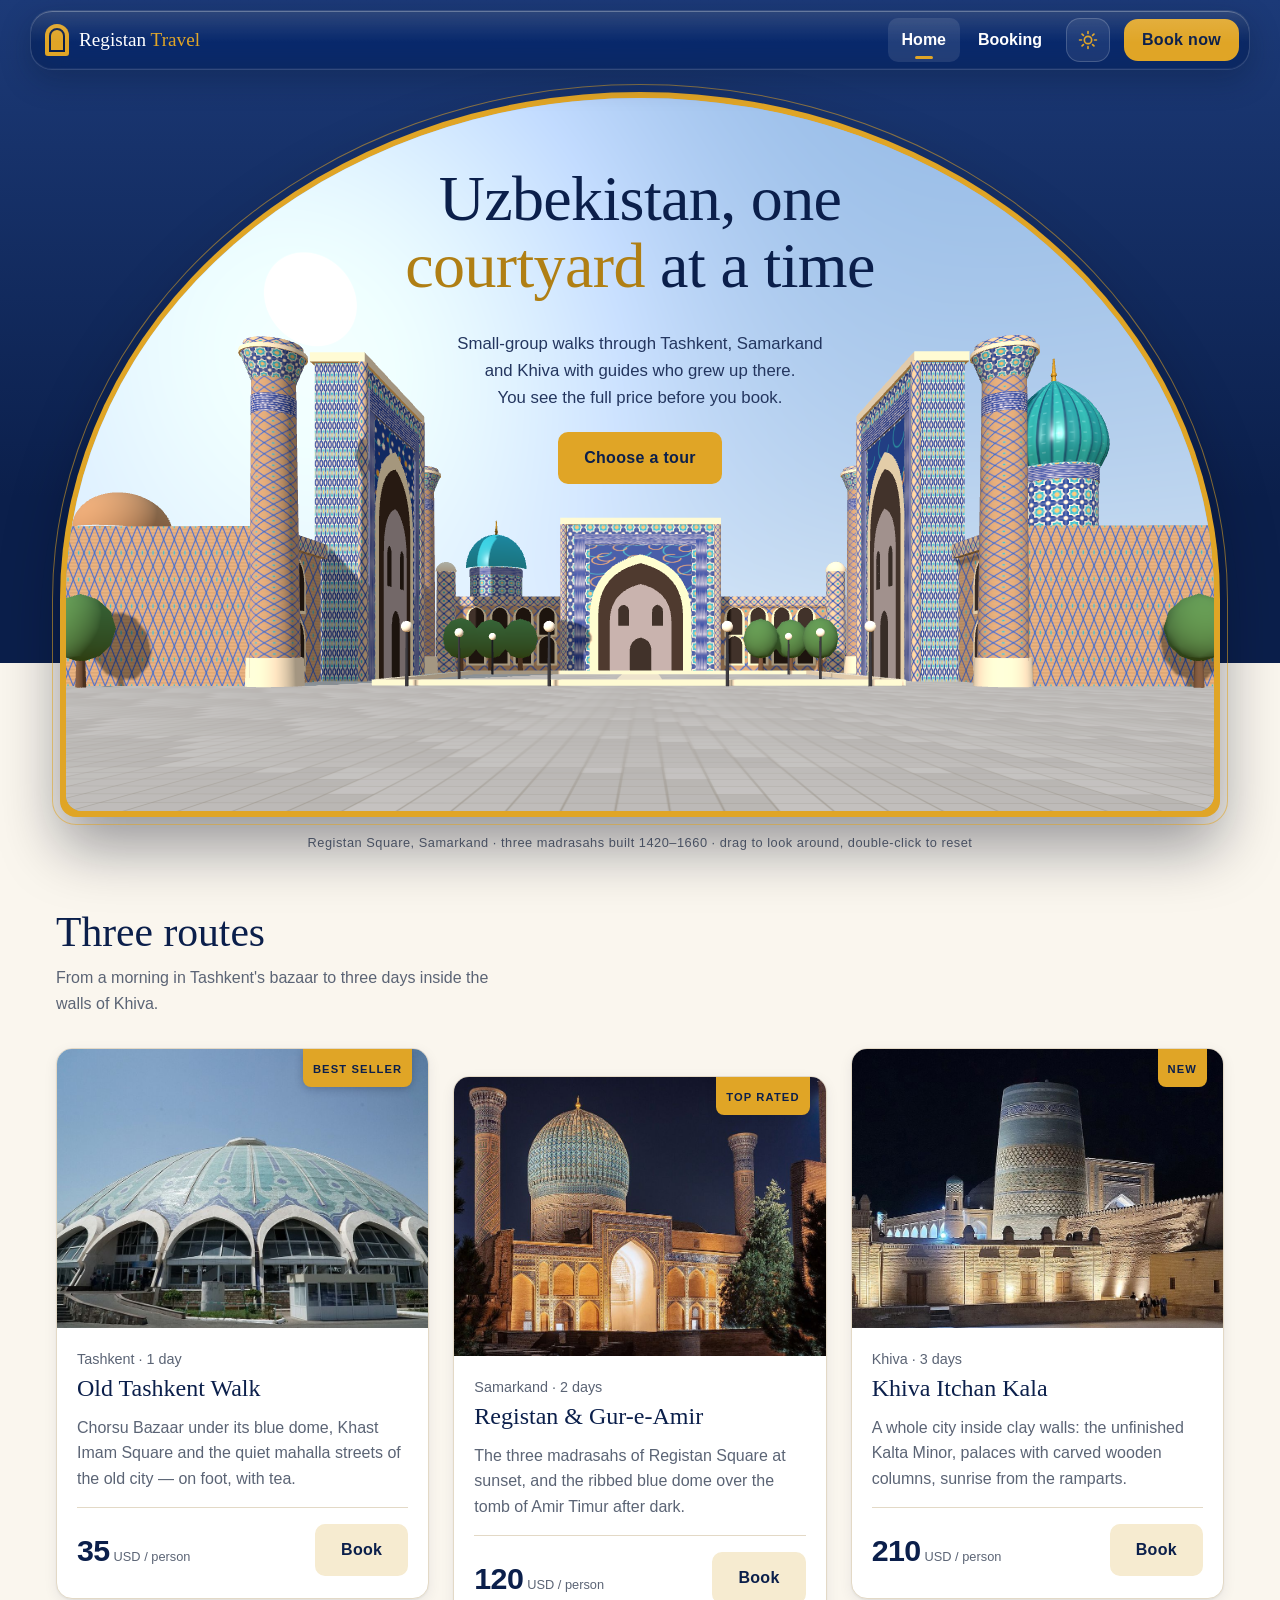
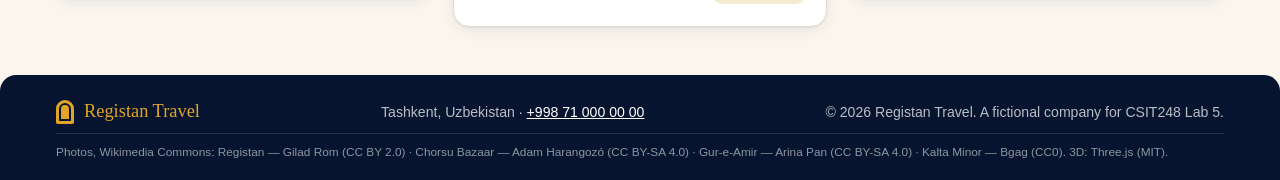
<file: index.html>
<!DOCTYPE html>
<html lang="en">
<head>
    <meta charset="UTF-8">
    <!-- viewport обязателен для mobile first: без него телефон рисует страницу
         как десктоп шириной ~980px и медиа-запросы не работают -->
    <meta name="viewport" content="width=device-width, initial-scale=1.0">
    <title>Registan Travel — Small-group tours of Uzbekistan</title>
    <meta name="description" content="Small-group tours of Tashkent, Samarkand and Khiva with local guides.">
    <!-- Один общий файл стилей для index.html и booking.html.
         Ни одного inline-стиля и встроенного блока стилей — всё в css/style.css -->
    <link rel="stylesheet" href="css/style.css">
    <!-- Тема подключается в head (до отрисовки), чтобы тёмная тема не «моргала» -->
    <script src="js/theme.js"></script>
</head>
<body>

    <!-- ===================== ШАПКА =====================
         «Жидкое стекло»: position: fixed + flexbox — логотип слева, меню справа.
         -->
    <header class="site-header">
        <div class="container">
            <a class="logo" href="index.html">
                <!-- знак-арка рисуется в CSS, для скринридера он не нужен -->
                <span class="logo-mark" aria-hidden="true"></span>
                <!-- текст логотипа в отдельном span: иначе gap флексбокса
                     встанет и между словами «Registan» и «Travel» -->
                <span class="logo-word">Registan <span class="logo-accent">Travel</span></span>
            </a>


            <nav class="main-nav" aria-label="Main menu">
                <ul>
                    <!-- class="active" — текущая страница (золотая линия снизу) -->
                    <li><a class="active" href="index.html" aria-current="page">Home</a></li>
                    <li><a href="booking.html">Booking</a></li>
                </ul>
            </nav>

            <!-- Кнопка «день / ночь»: иконка-солнце превращается в месяц -->
            <button class="theme-toggle" id="theme-toggle" type="button" aria-label="Switch to night">
                <svg class="theme-icon" viewBox="0 0 24 24" aria-hidden="true">
                    <g class="icon-sun">
                        <circle cx="12" cy="12" r="4"/>
                        <path d="M12 2.8v2.1M12 19.1v2.1M2.8 12h2.1M19.1 12h2.1M5.5 5.5l1.5 1.5M17 17l1.5 1.5M5.5 18.5L7 17M17 7l1.5-1.5"/>
                    </g>
                    <path class="icon-moon" d="M19.5 14.6A7.6 7.6 0 0 1 9.4 4.5a7.6 7.6 0 1 0 10.1 10.1z"/>
                </svg>
            </button>

            <!-- Видна только с 768px (на телефоне не помещается) -->
            <a class="btn btn-gold header-cta" href="booking.html">Book now</a>
        </div>
    </header>

    <main>
        <!-- ===================== HERO =====================
             id="hero" — тот самый ID-селектор из задания.
             Внутри арки — 3D-площадь Регистан (js/registan-3d.js),
             поверх неба — заголовок, текст и кнопка (по центру) -->
        <section id="hero">
            <div class="hero-portal">
                <div class="portal-frame">
                    <!-- Сюда скрипт вставит <canvas> с 3D. Пока 3D нет
                         (или WebGL не поддерживается) — видно обычное фото -->
                    <div class="portal-scene" id="registan-3d" role="img"
                         aria-label="Registan Square in Samarkand: the Ulugbek, Tilya-Kori and Sher-Dor madrasahs">
                        <img class="portal-photo" src="images/registan-hero.jpg" width="2400" height="861" alt="">
                    </div>

                    <div class="portal-copy">
                        <h1>Uzbekistan, one <span>courtyard</span> at a time</h1>
                        <p class="hero-text">
                            Small-group walks through Tashkent, Samarkand and Khiva with guides
                            who grew up there. You see the full price before you book.
                        </p>
                        <a class="btn btn-gold" href="#tours">Choose a tour</a>
                    </div>
                </div>
                <p class="portal-caption">
                    Registan Square, Samarkand · three madrasahs built <span class="nowrap">1420–1660</span> ·
                    drag to look around, double-click to reset
                </p>
            </div>
        </section>

        <!-- ===================== ТУРЫ =====================
             Три div.card: 1 в ряд на телефоне, 2 с 768px, 3 с 1200px.
             Вся карточка кликабельна: ссылка «Book» растянута на неё
             через ::after (раздел 7 в CSS), а js/cards.js добавляет
             3D-наклон и «полёт» при переходе -->
        <section class="tours" id="tours">
            <div class="container">
                <div class="section-head">
                    <h2>Three routes</h2>
                    <p>From a morning in Tashkent's bazaar to three days inside the walls of Khiva.</p>
                </div>

                <div class="card-grid">

                    <!-- Карточка 1 -->
                    <div class="card">
                        <span class="badge">Best seller</span>
                        <!-- width/height в атрибутах — браузер заранее резервирует место,
                             и страница не «прыгает» при загрузке фото -->
                        <img class="card-photo" src="images/tashkent-chorsu.jpg" width="900" height="675"
                             alt="The blue tiled dome of Chorsu Bazaar in Tashkent" loading="lazy">
                        <div class="card-body">
                            <p class="card-meta">Tashkent · 1 day</p>
                            <h3>Old Tashkent Walk</h3>
                            <p class="card-text">
                                Chorsu Bazaar under its blue dome, Khast Imam Square and the
                                quiet mahalla streets of the old city — on foot, with tea.
                            </p>
                            <div class="card-footer">
                                <p class="price">35<span>USD / person</span></p>
                                <!-- ?tour=… — booking.html сам выберет этот тур в списке -->
                                <a class="btn btn-outline card-link" href="booking.html?tour=tashkent"
                                   aria-label="Book Old Tashkent Walk">Book</a>
                            </div>
                        </div>
                    </div>

                    <!-- Карточка 2 -->
                    <div class="card">
                        <span class="badge">Top rated</span>
                        <img class="card-photo" src="images/samarkand-gur-e-amir.jpg" width="900" height="675"
                             alt="Gur-e-Amir mausoleum in Samarkand lit up at night" loading="lazy">
                        <div class="card-body">
                            <p class="card-meta">Samarkand · 2 days</p>
                            <h3>Registan &amp; Gur-e-Amir</h3>
                            <p class="card-text">
                                The three madrasahs of Registan Square at sunset, and the ribbed
                                blue dome over the tomb of Amir Timur after dark.
                            </p>
                            <div class="card-footer">
                                <p class="price">120<span>USD / person</span></p>
                                <a class="btn btn-outline card-link" href="booking.html?tour=samarkand"
                                   aria-label="Book Registan and Gur-e-Amir">Book</a>
                            </div>
                        </div>
                    </div>

                    <!-- Карточка 3 -->
                    <div class="card">
                        <span class="badge">New</span>
                        <img class="card-photo" src="images/khiva-kalta-minor.jpg" width="900" height="675"
                             alt="The unfinished Kalta Minor minaret in Khiva's Itchan Kala at night" loading="lazy">
                        <div class="card-body">
                            <p class="card-meta">Khiva · 3 days</p>
                            <h3>Khiva Itchan Kala</h3>
                            <p class="card-text">
                                A whole city inside clay walls: the unfinished Kalta Minor,
                                palaces with carved wooden columns, sunrise from the ramparts.
                            </p>
                            <div class="card-footer">
                                <p class="price">210<span>USD / person</span></p>
                                <a class="btn btn-outline card-link" href="booking.html?tour=khiva"
                                   aria-label="Book Khiva Itchan Kala">Book</a>
                            </div>
                        </div>
                    </div>

                </div>
            </div>
        </section>
    </main>

    <!-- ===================== ПОДВАЛ ===================== -->
    <footer class="site-footer">
        <div class="container">
            <p class="footer-brand">
                <span class="logo-mark" aria-hidden="true"></span>
                <strong>Registan Travel</strong>
            </p>
            <p>Tashkent, Uzbekistan · <a class="tel" href="tel:+998710000000">+998 71 000 00 00</a></p>
            <p>© 2026 Registan Travel. A fictional company for CSIT248 Lab 5.</p>
            <!-- Фото с Wikimedia Commons: лицензии CC требуют указать автора -->
            <p class="credits">
                Photos, Wikimedia Commons: Registan — Gilad Rom (CC BY 2.0) ·
                Chorsu Bazaar — Adam Harangozó (CC BY-SA 4.0) ·
                Gur-e-Amir — Arina Pan (CC BY-SA 4.0) ·
                Kalta Minor — Bgag (CC0). 3D: Three.js (MIT).
            </p>
        </div>
    </footer>

    <!-- Скрипты в конце body: к этому моменту вся разметка уже в DOM -->
    <script src="js/cards.js"></script>
    <!-- Three.js лежит в проекте — сайт работает и без интернета -->
    <script src="js/vendor/three.min.js"></script>
    <script src="js/vendor/GLTFLoader.js"></script>
    <script src="js/vendor/meshopt_decoder.js"></script>
    <script src="js/registan-3d.js"></script>
    <script src="js/scroll.js"></script>
</body>
</html>
</file>
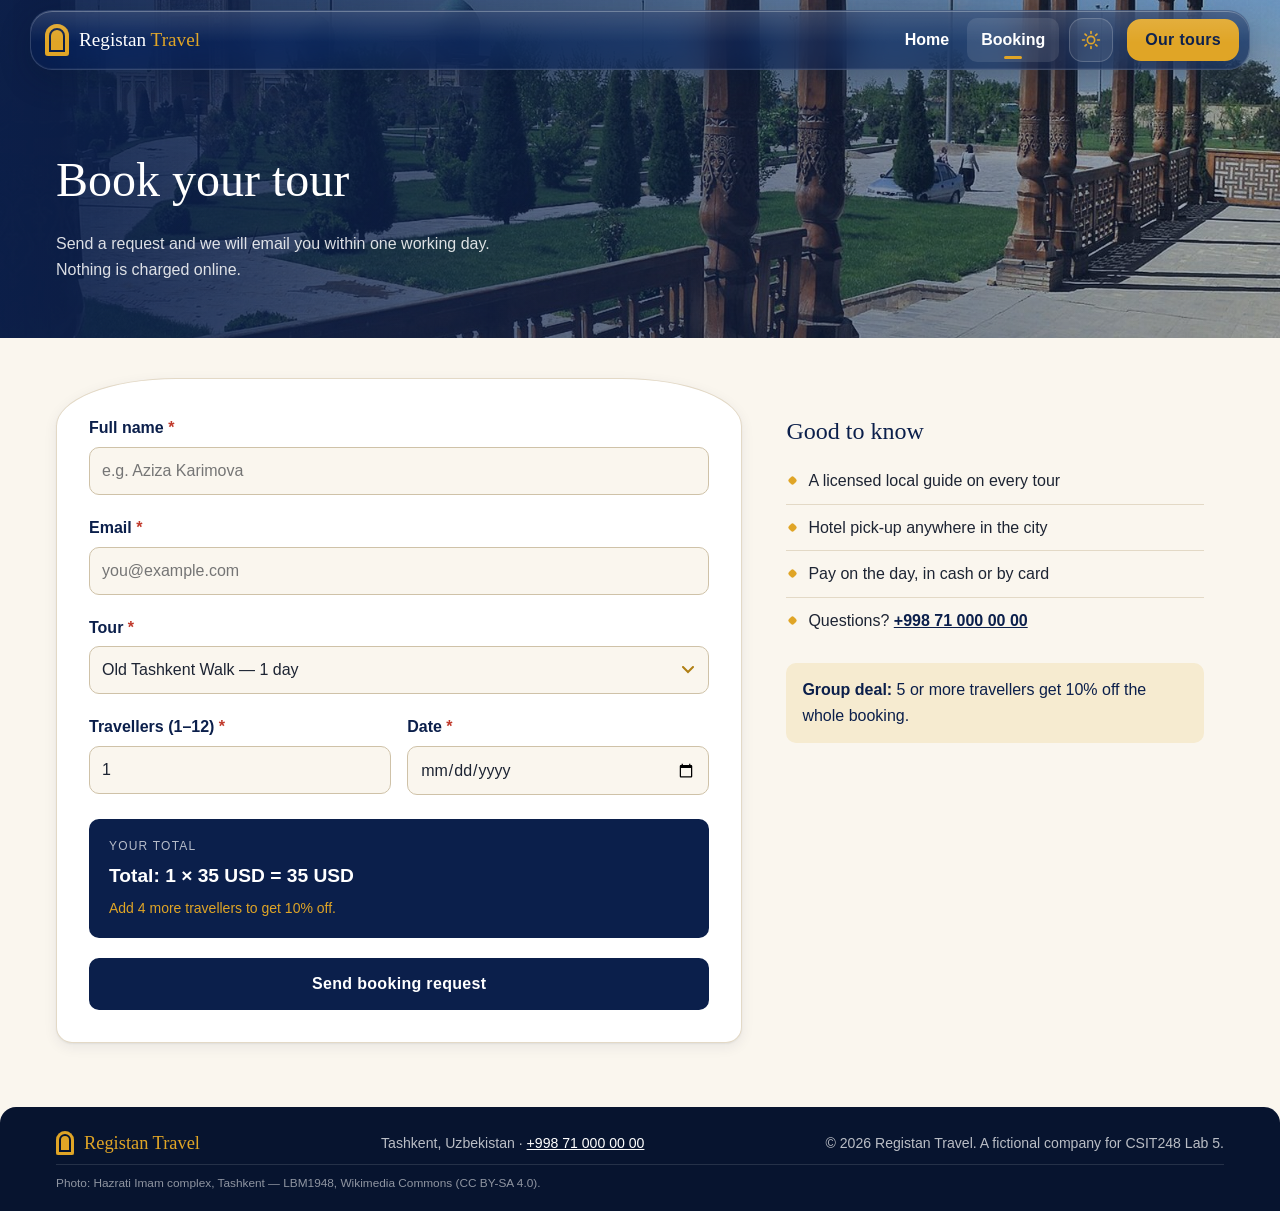
<file: booking.html>
<!DOCTYPE html>
<html lang="en">
<head>
    <meta charset="UTF-8">
    <meta name="viewport" content="width=device-width, initial-scale=1.0">
    <title>Book a tour — Registan Travel</title>
    <meta name="description" content="Send a booking request and see the total price for your group straight away.">
    <!-- Тот же самый файл стилей, что и у главной -->
    <link rel="stylesheet" href="css/style.css">
    <!-- Тема подключается в head (до отрисовки), чтобы тёмная тема не «моргала» -->
    <script src="js/theme.js"></script>
</head>
<body>

    <!-- ===================== ШАПКА (как на главной) ===================== -->
    <header class="site-header">
        <div class="container">
            <a class="logo" href="index.html">
                <span class="logo-mark" aria-hidden="true"></span>
                <span class="logo-word">Registan <span class="logo-accent">Travel</span></span>
            </a>


            <nav class="main-nav" aria-label="Main menu">
                <ul>
                    <li><a href="index.html">Home</a></li>
                    <!-- Здесь активна уже ссылка Booking -->
                    <li><a class="active" href="booking.html" aria-current="page">Booking</a></li>
                </ul>
            </nav>

            <button class="theme-toggle" id="theme-toggle" type="button" aria-label="Switch to night">
                <svg class="theme-icon" viewBox="0 0 24 24" aria-hidden="true">
                    <g class="icon-sun">
                        <circle cx="12" cy="12" r="4"/>
                        <path d="M12 2.8v2.1M12 19.1v2.1M2.8 12h2.1M19.1 12h2.1M5.5 5.5l1.5 1.5M17 17l1.5 1.5M5.5 18.5L7 17M17 7l1.5-1.5"/>
                    </g>
                    <path class="icon-moon" d="M19.5 14.6A7.6 7.6 0 0 1 9.4 4.5a7.6 7.6 0 1 0 10.1 10.1z"/>
                </svg>
            </button>

            <a class="btn btn-gold header-cta" href="index.html#tours">Our tours</a>
        </div>
    </header>

    <main>
        <!-- ===================== БАННЕР =====================
             Фото галереи Хазрати Имам задано в CSS как фон -->
        <section class="page-banner">
            <div class="container">
                <h1>Book your tour</h1>
                <p>Send a request and we will email you within one working day. Nothing is charged online.</p>
            </div>
        </section>

        <div class="container booking-layout">

            <!-- ===================== ФОРМА =====================
                 novalidate — отключаем встроенные подсказки браузера,
                 проверку делаем сами в js/main.js -->
            <section class="form-card" aria-label="Booking form">
                <form id="booking-form" novalidate>

                    <!-- Общее сообщение: красное (ошибка) или зелёное (успех).
                         hidden — скрыто, пока JS его не покажет.
                         role="alert" — скринридер зачитает текст сразу.
                         tabindex="-1" — чтобы JS мог перевести на него фокус -->
                    <div id="form-message" class="alert" role="alert" tabindex="-1" hidden></div>

                    <!-- class="required" → звёздочка появится через CSS ::after.
                         aria-describedby связывает поле с текстом его ошибки -->
                    <div class="field">
                        <label for="name" class="required">Full name</label>
                        <input type="text" id="name" name="name" placeholder="e.g. Aziza Karimova"
                               autocomplete="name" autocapitalize="words" aria-describedby="name-error">
                        <p class="field-error" id="name-error"></p>
                    </div>

                    <div class="field">
                        <label for="email" class="required">Email</label>
                        <input type="email" id="email" name="email" placeholder="you@example.com"
                               autocomplete="email" autocapitalize="off" spellcheck="false" aria-describedby="email-error">
                        <p class="field-error" id="email-error"></p>
                    </div>

                    <!-- Цена тура хранится в data-price: JS берёт её оттуда,
                         а не из текста опции — так надёжнее -->
                    <div class="field">
                        <label for="tour" class="required">Tour</label>
                        <select id="tour" name="tour">
                            <option value="tashkent" data-price="35">Old Tashkent Walk — 1 day</option>
                            <option value="samarkand" data-price="120">Registan &amp; Gur-e-Amir — 2 days</option>
                            <option value="khiva" data-price="210">Khiva Itchan Kala — 3 days</option>
                        </select>
                    </div>

                    <div class="field-row">
                        <div class="field">
                            <label for="travellers" class="required">Travellers (1–12)</label>
                            <input type="number" id="travellers" name="travellers" min="1" max="12" value="1"
                                   aria-describedby="travellers-error">
                            <p class="field-error" id="travellers-error"></p>
                        </div>

                        <div class="field">
                            <label for="date" class="required">Date</label>
                            <input type="date" id="date" name="date" aria-describedby="date-error">
                            <p class="field-error" id="date-error"></p>
                        </div>
                    </div>

                    <!-- Живая цена прямо над кнопкой отправки.
                         aria-live="polite" — скринридер прочитает новую сумму -->
                    <div class="price-box">
                        <p class="price-label">Your total</p>
                        <p class="price-total" id="price-total" aria-live="polite">Total: 1 × 35 USD = 35 USD</p>
                        <p class="price-note" id="price-note">Groups of 5 or more get 10% off.</p>
                    </div>

                    <button type="submit" class="btn btn-block" id="submit-btn">Send booking request</button>
                </form>
            </section>

            <!-- ===================== БОКОВАЯ КОЛОНКА ===================== -->
            <aside class="info-card">
                <h2>Good to know</h2>
                <!-- маркеры-ромбы рисует CSS (li::before) -->
                <ul class="info-list">
                    <li>A licensed local guide on every tour</li>
                    <li>Hotel pick-up anywhere in the city</li>
                    <li>Pay on the day, in cash or by card</li>
                    <li>Questions? <a class="tel" href="tel:+998710000000">+998 71 000 00 00</a></li>
                </ul>
                <p class="discount-tip"><strong>Group deal:</strong> 5 or more travellers get 10% off the whole booking.</p>
            </aside>
        </div>
    </main>

    <!-- ===================== ПОДВАЛ ===================== -->
    <footer class="site-footer">
        <div class="container">
            <p class="footer-brand">
                <span class="logo-mark" aria-hidden="true"></span>
                <strong>Registan Travel</strong>
            </p>
            <p>Tashkent, Uzbekistan · <a class="tel" href="tel:+998710000000">+998 71 000 00 00</a></p>
            <p>© 2026 Registan Travel. A fictional company for CSIT248 Lab 5.</p>
            <p class="credits">Photo: Hazrati Imam complex, Tashkent — LBM1948, Wikimedia Commons (CC BY-SA 4.0).</p>
        </div>
    </footer>

    <!-- Скрипт в конце body: к этому моменту вся форма уже есть в DOM -->
    <script src="js/main.js"></script>
</body>
</html>
</file>
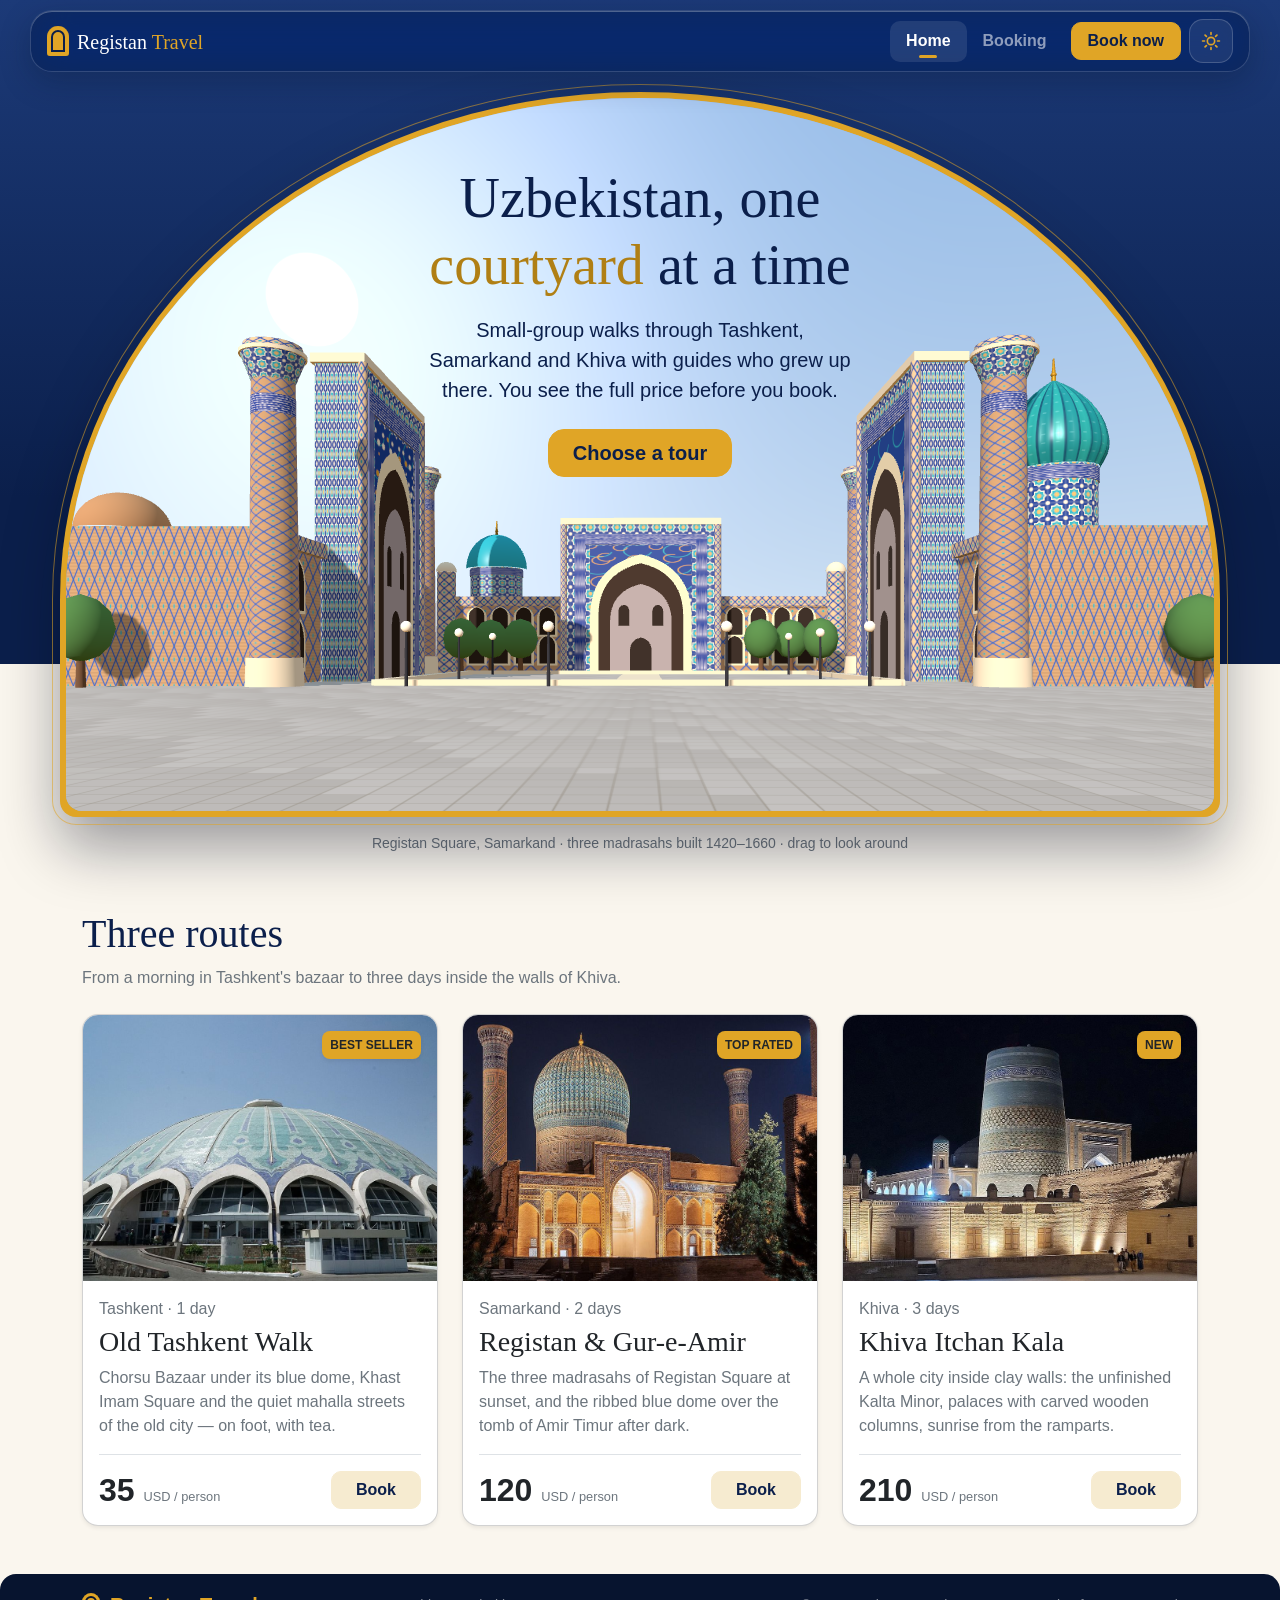
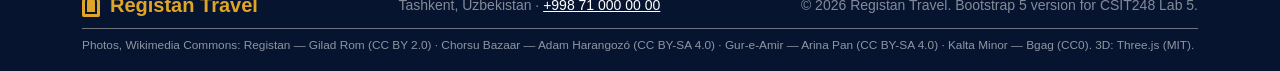
<file: index-bootstrap.html>
<!DOCTYPE html>
<html lang="en">
<head>
    <meta charset="UTF-8">
    <meta name="viewport" content="width=device-width, initial-scale=1.0">
    <title>Registan Travel — Bootstrap version</title>
    <meta name="description" content="Small-group tours of Tashkent, Samarkand and Khiva — Bootstrap 5 version.">
    <!-- 1) Bootstrap 5 с CDN — даёт сетку, навбар, карточки, утилиты, тёмную тему -->
    <link rel="stylesheet" href="https://cdn.jsdelivr.net/npm/bootstrap@5.3.3/dist/css/bootstrap.min.css">
    <!-- 2) Наша тема ПОСЛЕ Bootstrap, чтобы переопределять его -->
    <link rel="stylesheet" href="css/bootstrap-theme.css">
    <!-- 3) Тема день/ночь — тот же скрипт, что и в Part A (ставит data-bs-theme) -->
    <script src="js/theme.js"></script>
</head>
<body>

    <!-- ===================== НАВБАР =====================
         fixed-top        — шапка закреплена сверху (стекло — класс navbar-glass)
         navbar-expand-md — с 768px меню в строку, на телефоне — «бургер» -->
    <nav class="navbar navbar-expand-md navbar-dark fixed-top navbar-glass" data-bs-theme="dark">
        <div class="container-fluid position-relative px-3">
            <a class="navbar-brand" href="index-bootstrap.html">
                <span class="logo-mark" aria-hidden="true"></span>Registan <span class="text-gold">Travel</span>
            </a>


            <div class="d-flex align-items-center gap-2 order-md-last">
                <button class="theme-toggle" id="theme-toggle" type="button" aria-label="Switch to night">
                    <svg class="theme-icon" viewBox="0 0 24 24" aria-hidden="true">
                    <g class="icon-sun">
                        <circle cx="12" cy="12" r="4"/>
                        <path d="M12 2.8v2.1M12 19.1v2.1M2.8 12h2.1M19.1 12h2.1M5.5 5.5l1.5 1.5M17 17l1.5 1.5M5.5 18.5L7 17M17 7l1.5-1.5"/>
                    </g>
                    <path class="icon-moon" d="M19.5 14.6A7.6 7.6 0 0 1 9.4 4.5a7.6 7.6 0 1 0 10.1 10.1z"/>
                </svg>
                </button>
                <button class="navbar-toggler border-0" type="button" data-bs-toggle="collapse"
                        data-bs-target="#mainMenu" aria-controls="mainMenu"
                        aria-expanded="false" aria-label="Toggle menu">
                    <span class="navbar-toggler-icon"></span>
                </button>
            </div>

            <div class="collapse navbar-collapse" id="mainMenu">
                <ul class="navbar-nav ms-auto me-md-2">
                    <li class="nav-item"><a class="nav-link active fw-bold px-3" aria-current="page" href="index-bootstrap.html">Home</a></li>
                    <li class="nav-item"><a class="nav-link fw-bold px-3" href="booking.html">Booking</a></li>
                </ul>
                <a class="btn btn-gold fw-bold px-3 me-md-2 d-none d-md-inline-block" href="booking.html">Book now</a>
            </div>
        </div>
    </nav>

    <main>
        <!-- ===================== HERO =====================
             Арка с 3D-Регистаном — тот же js/registan-3d.js, что и в Part A -->
        <section class="hero text-center">
            <div class="hero-portal">
                <div class="portal-frame">
                    <div class="portal-scene" id="registan-3d" role="img"
                         aria-label="Registan Square in Samarkand: the Ulugbek, Tilya-Kori and Sher-Dor madrasahs">
                        <img class="portal-photo" src="images/registan-hero.jpg" width="2400" height="861" alt="">
                    </div>
                    <div class="portal-copy">
                        <h1 class="display-4 mb-3">Uzbekistan, one <span>courtyard</span> at a time</h1>
                        <p class="lead mb-4 col-lg-9 mx-auto">
                            Small-group walks through Tashkent, Samarkand and Khiva with guides
                            who grew up there. You see the full price before you book.
                        </p>
                        <a class="btn btn-gold btn-lg fw-bold px-4" href="#tours">Choose a tour</a>
                    </div>
                </div>
                <p class="small text-secondary mt-3 mb-0">Registan Square, Samarkand · three madrasahs built <span class="text-nowrap">1420–1660</span> · drag to look around</p>
            </div>
        </section>

        <!-- ===================== ТУРЫ =====================
             Сетка Bootstrap: container → row → col-*
             col-12    — телефон: 1 карточка в ряд (12 из 12 колонок)
             col-md-6  — от 768px: 2 в ряд (6 из 12)
             col-xl-4  — от 1200px: 3 в ряд (4 из 12)
             Брейкпоинты md = 768px и xl = 1200px совпадают с заданием -->
        <section class="tours pb-5" id="tours">
            <div class="container">
                <div class="mb-4">
                    <h2 class="display-6">Three routes</h2>
                    <p class="text-secondary mb-0">From a morning in Tashkent's bazaar to three days inside the walls of Khiva.</p>
                </div>

                <div class="row g-4">

                    <div class="col-12 col-md-6 col-xl-4">
                        <!-- position-relative + position-absolute у бейджа — тот же
                             приём, что и в Part A, только классами Bootstrap -->
                        <div class="card h-100 shadow-sm position-relative overflow-hidden">
                            <span class="badge bg-gold text-dark text-uppercase position-absolute top-0 end-0 m-3 p-2 shadow-sm">Best seller</span>
                            <img class="card-img-top" src="images/tashkent-chorsu.jpg" width="900" height="675" alt="The blue tiled dome of Chorsu Bazaar in Tashkent" loading="lazy">
                            <div class="card-body d-flex flex-column">
                                <p class="text-secondary mb-1">Tashkent · 1 day</p>
                                <h3 class="card-title">Old Tashkent Walk</h3>
                                <p class="card-text text-secondary">Chorsu Bazaar under its blue dome, Khast Imam Square and the quiet mahalla streets of the old city — on foot, with tea.</p>
                                <div class="d-flex justify-content-between align-items-center mt-auto pt-3 border-top">
                                    <p class="fs-2 fw-bold mb-0 lh-1">35 <small class="fw-normal text-secondary">USD / person</small></p>
                                    <a class="btn btn-soft fw-bold px-4 card-link" href="booking.html?tour=tashkent" aria-label="Book Old Tashkent Walk">Book</a>
                                </div>
                            </div>
                        </div>
                    </div>

                    <div class="col-12 col-md-6 col-xl-4">
                        <div class="card h-100 shadow-sm position-relative overflow-hidden">
                            <span class="badge bg-gold text-dark text-uppercase position-absolute top-0 end-0 m-3 p-2 shadow-sm">Top rated</span>
                            <img class="card-img-top" src="images/samarkand-gur-e-amir.jpg" width="900" height="675" alt="Gur-e-Amir mausoleum in Samarkand lit up at night" loading="lazy">
                            <div class="card-body d-flex flex-column">
                                <p class="text-secondary mb-1">Samarkand · 2 days</p>
                                <h3 class="card-title">Registan &amp; Gur-e-Amir</h3>
                                <p class="card-text text-secondary">The three madrasahs of Registan Square at sunset, and the ribbed blue dome over the tomb of Amir Timur after dark.</p>
                                <div class="d-flex justify-content-between align-items-center mt-auto pt-3 border-top">
                                    <p class="fs-2 fw-bold mb-0 lh-1">120 <small class="fw-normal text-secondary">USD / person</small></p>
                                    <a class="btn btn-soft fw-bold px-4 card-link" href="booking.html?tour=samarkand" aria-label="Book Registan and Gur-e-Amir">Book</a>
                                </div>
                            </div>
                        </div>
                    </div>

                    <div class="col-12 col-md-6 col-xl-4">
                        <div class="card h-100 shadow-sm position-relative overflow-hidden">
                            <span class="badge bg-gold text-dark text-uppercase position-absolute top-0 end-0 m-3 p-2 shadow-sm">New</span>
                            <img class="card-img-top" src="images/khiva-kalta-minor.jpg" width="900" height="675" alt="The unfinished Kalta Minor minaret in Khiva's Itchan Kala at night" loading="lazy">
                            <div class="card-body d-flex flex-column">
                                <p class="text-secondary mb-1">Khiva · 3 days</p>
                                <h3 class="card-title">Khiva Itchan Kala</h3>
                                <p class="card-text text-secondary">A whole city inside clay walls: the unfinished Kalta Minor, palaces with carved wooden columns, sunrise from the ramparts.</p>
                                <div class="d-flex justify-content-between align-items-center mt-auto pt-3 border-top">
                                    <p class="fs-2 fw-bold mb-0 lh-1">210 <small class="fw-normal text-secondary">USD / person</small></p>
                                    <a class="btn btn-soft fw-bold px-4 card-link" href="booking.html?tour=khiva" aria-label="Book Khiva Itchan Kala">Book</a>
                                </div>
                            </div>
                        </div>
                    </div>

                </div>
            </div>
        </section>
    </main>

    <!-- ===================== ПОДВАЛ ===================== -->
    <footer class="footer-night text-white-50 py-3 rounded-top-4" data-bs-theme="dark">
        <div class="container small">
            <div class="d-flex flex-column flex-md-row justify-content-between align-items-md-center gap-1 gap-md-4">
                <p class="mb-0 d-flex align-items-center fw-bold text-gold fs-5">
                    <span class="logo-mark footer-mark" aria-hidden="true"></span>Registan Travel
                </p>
                <p class="mb-0">Tashkent, Uzbekistan · <a class="text-white text-nowrap" href="tel:+998710000000">+998 71 000 00 00</a></p>
                <p class="mb-0">© 2026 Registan Travel. Bootstrap 5 version for CSIT248 Lab 5.</p>
            </div>
            <p class="credits-line mb-0 mt-2 pt-2 border-top border-secondary">
                Photos, Wikimedia Commons: Registan — Gilad Rom (CC BY 2.0) · Chorsu Bazaar — Adam Harangozó (CC BY-SA 4.0) ·
                Gur-e-Amir — Arina Pan (CC BY-SA 4.0) · Kalta Minor — Bgag (CC0). 3D: Three.js (MIT).
            </p>
        </div>
    </footer>

    <!-- JS Bootstrap — для «бургера»; остальное — общие скрипты Part A -->
    <script src="https://cdn.jsdelivr.net/npm/bootstrap@5.3.3/dist/js/bootstrap.bundle.min.js"></script>
    <script src="js/cards.js"></script>
    <script src="js/vendor/three.min.js"></script>
    <script src="js/vendor/GLTFLoader.js"></script>
    <script src="js/vendor/meshopt_decoder.js"></script>
    <script src="js/registan-3d.js"></script>
    <script src="js/scroll.js"></script>
</body>
</html>
</file>
<file: css/style.css>
/* Hallmark · macrostructure: Portal (3D arch hero) · tone: editorial, warm · anchor hue: brand gold #E0A526 on Registan night */

/* ==========================================================================
   Registan Travel — общий файл стилей для index.html и booking.html
   --------------------------------------------------------------------------
   Подход MOBILE FIRST: сначала пишем правила для телефона (они без медиа-
   запросов), а потом через @media (min-width: …) только ДОБАВЛЯЕМ то, что
   меняется на планшете (768px) и десктопе (1200px).

   Идея дизайна: hero — арка-портал (iwan), внутри живая 3D-площадь
   Регистан. Шапка — «жидкое стекло», как на iPhone.
   Две темы: светлая (день) и тёмная (ночь) — переключаются кнопкой
   в шапке, в 3D при этом садится или встаёт солнце.

   Оглавление:
     1. Переменные: бренд, светлая и тёмная тема, размеры, анимации
     2. Базовые правила (сброс, шрифты, фон, фокус)
     3. Шапка «жидкое стекло» и меню (fixed + flexbox + LVHA)
     4. Кнопка смены темы
     5. Кнопки
     6. Hero: арка-портал с 3D        ┐
     7. Карточки туров                │  ← Home page (Part A)
     8. Подвал                        ┘
     9. Страница бронирования (Part B)
    10. Анимации
    11. Медиа-запросы: телефон, планшет, десктоп, мышь, «меньше движения»
   ========================================================================== */


/* ==========================================================================
   1. ПЕРЕМЕННЫЕ
   ========================================================================== */
:root {
    /* Цвета из брендбука — не меняются ни в одной теме */
    --night: #0B1F4B;   /* Registan Night — шапка, подвал, заголовки, кнопки */
    --gold:  #E0A526;   /* Tile Gold — hover, бейджи, активный пункт меню    */
    --brick: #C0392B;   /* Brick Red — ошибки и звёздочки обязательных полей */
    --sand:  #FAF6EE;   /* Sand — фон страницы (в светлой теме)              */

    /* Производные оттенки бренда */
    --night-light: #1C3A78;
    --night-deep:  #07142F;
    --gold-dark:   #B07F14;
    --white:       #FFFFFF;

    /* «Смысловые» цвета — именно их меняет тёмная тема.
       В правилах ниже используем только их, а не конкретные hex */
    --bg:          var(--sand);    /* фон страницы */
    --surface:     #FFFFFF;        /* карточки, форма, поля */
    --text:        #1D2433;        /* основной текст */
    --muted:       #5B6475;        /* второстепенный текст */
    --heading:     var(--night);   /* заголовки, подписи полей, цены */
    --line:        #E3D9C6;        /* тонкие рамки и разделители */
    --field-line:  #CFC2A8;        /* рамка полей формы — чуть заметнее */
    --soft:        #F6EBD0;        /* мягкая золотая подложка */
    --btn-bg:      var(--night);   /* основная кнопка */
    --btn-text:    var(--white);
    --error-text:  var(--brick);
    --error-bg:    #FDECEA;
    --success:     #1E7B4F;
    --success-bg:  #E8F5EE;
    --hero-top:    var(--night-light);   /* градиент фона hero */
    --hero-bottom: var(--night);
    --sky-text:    var(--night);   /* текст поверх 3D-неба: днём тёмный */
    --sky-subtext: #24365F;

    /* Размеры */
    --header-h:   60px;        /* высота стеклянной шапки */
    --header-gap: 10px;        /* отступ шапки от краёв экрана */
    --header-space: calc(var(--header-h) + 2 * var(--header-gap));
    --radius:     16px;        /* крупные блоки: карточки, форма */
    --radius-sm:  10px;        /* мелкие: кнопки, поля, сообщения */
    --portal-drop: 110px;      /* насколько арка опускается ниже синего поля
                                  (нужна и #hero, и .tours — поэтому в :root) */
    --shadow:      0 1px 2px rgba(11, 31, 75, 0.06), 0 4px 14px rgba(11, 31, 75, 0.07);
    --shadow-lift: 0 18px 40px rgba(11, 31, 75, 0.18);

    /* Анимации: одна кривая и три длительности на весь сайт.
       В режиме «меньше движения» длительности обнуляются (раздел 11) */
    --ease-out: cubic-bezier(0.16, 1, 0.3, 1);
    --t-fast: 0.15s;
    --t:      0.25s;
    --t-slow: 0.5s;
    --t-theme: 1.4s;   /* перетекание цветов при смене темы */
    --t-sky:   2.4s;   /* текст на небе — в такт закату */
    --t-intro: 1.8s;   /* фото в арке растворяется в 3D */
}

/* --- Тёмная тема: <html data-theme="dark"> ставит js/theme.js ---
   Переопределяем только «смысловые» цвета — все правила ниже
   автоматически становятся тёмными */
:root[data-theme="dark"] {
    --bg:          #08112A;
    --surface:     #111F45;
    --text:        #E6E1D6;
    --muted:       #A6AEC3;
    --heading:     #F4E8CC;
    --line:        #23345F;
    --field-line:  #34497F;
    --soft:        #2A2716;
    --btn-bg:      var(--gold);
    --btn-text:    var(--night);
    --error-text:  #FF8F80;
    --error-bg:    #3A1A22;
    --success:     #6BD49F;
    --success-bg:  #10342A;
    --hero-top:    #0A1736;
    --hero-bottom: #050B1F;
    --sky-text:    #FFFFFF;
    --sky-subtext: rgba(255, 255, 255, 0.82);
    --shadow:      0 1px 2px rgba(0, 0, 0, 0.3), 0 6px 18px rgba(0, 0, 0, 0.3);
    --shadow-lift: 0 18px 40px rgba(0, 0, 0, 0.45);
    color-scheme: dark;            /* тёмные полосы прокрутки и календарь */
}


/* ==========================================================================
   2. БАЗОВЫЕ ПРАВИЛА
   ========================================================================== */

/* box-sizing: border-box — padding и border входят в заданную ширину.
   Без этого width: 100% + padding вылезает за родителя (см. Bug 3).
   Это ГРУППОВОЙ селектор: одно правило для трёх селекторов через запятую. */
*,
*::before,
*::after {
    box-sizing: border-box;
}

html {
    /* при переходе по якорю (#tours) контент не уедет под фиксированную шапку */
    scroll-padding-top: var(--header-space);
    /* clip, а не hidden: hidden сделал бы html «прокручиваемым контейнером»
       и сломал бы анимации по прокрутке (animation-timeline: view()) */
    overflow-x: clip;
}

body {
    display: flex;                 /* подвал всегда прижат к низу экрана */
    flex-direction: column;
    min-height: 100vh;
    margin: 0;
    /* Шапка position: fixed «выпадает» из потока и накрывает начало страницы.
       Отступ сверху ровно на её высоту (+ зазоры) — контент не прячется */
    padding-top: var(--header-space);
    overflow-x: clip;
    background: var(--bg);
    color: var(--text);
    font-family: Arial, sans-serif;
    font-size: 16px;
    line-height: 1.6;
}

main {
    flex: 1;
}

/* Групповой селектор: все заголовки — Georgia и «смысловой» цвет заголовков */
h1,
h2,
h3 {
    margin: 0 0 0.5em;
    font-family: Georgia, serif;
    font-weight: normal;        /* у Georgia обычное начертание красивее жирного */
    color: var(--heading);
    line-height: 1.15;
}

p {
    margin: 0 0 1em;
}

img {
    display: block;
    max-width: 100%;
    height: auto;
}

/* Контейнер: ограничивает ширину контента и центрирует его */
.container {
    width: 100%;
    max-width: 1200px;
    margin: 0 auto;
    padding: 0 16px;
}

/* Видимый фокус для клавиатуры: золотая рамка на ссылках и кнопках.
   :focus-visible — рамка появляется только при Tab, не при клике мышью */
a:focus-visible,
button:focus-visible {
    outline: 3px solid var(--gold);
    outline-offset: 3px;
}

/* Плавная смена темы: класс theme-anim висит на <html> ~2 секунды
   после нажатия кнопки — все цвета перетекают, а не «щёлкают» */
.theme-anim,
.theme-anim * {
    transition: background-color var(--t-theme) var(--ease-out), color var(--t-theme) var(--ease-out),
                border-color var(--t-theme) var(--ease-out), box-shadow var(--t-theme) var(--ease-out);
}


/* ==========================================================================
   3. ШАПКА «ЖИДКОЕ СТЕКЛО» И МЕНЮ
   ========================================================================== */

/* position: fixed — шапка привязана к окну и не уезжает при прокрутке.
   Она «парит» с отступами от краёв: стеклянная панель со скруглением */
.site-header {
    position: fixed;
    top: var(--header-gap);
    left: var(--header-gap);
    right: var(--header-gap);
    z-index: 100;
    max-width: 1220px;
    height: var(--header-h);
    margin: 0 auto;                /* left + right + max-width → по центру */
    border: 1px solid rgba(255, 255, 255, 0.16);
    border-radius: 22px;
    /* Стекло = полупрозрачный цвет + размытие того, что под ним */
    background: rgba(11, 31, 75, 0.62);
    -webkit-backdrop-filter: blur(20px) saturate(180%);
    backdrop-filter: blur(20px) saturate(180%);
    /* Блик по верхней кромке и мягкая тень снизу — как у стекла iOS */
    box-shadow:
        inset 0 1px 0 rgba(255, 255, 255, 0.28),
        inset 0 -1px 0 rgba(255, 255, 255, 0.05),
        0 10px 30px rgba(7, 20, 47, 0.28);
}

/* Световой «отблеск» на стекле — полупрозрачный градиент поверх панели */
.site-header::before {
    content: "";
    position: absolute;
    inset: 0;
    border-radius: inherit;
    background: linear-gradient(180deg, rgba(255, 255, 255, 0.14) 0%, rgba(255, 255, 255, 0) 55%);
    pointer-events: none;          /* отблеск не мешает кликам */
}

/* Flexbox: логотип слева, меню справа */
.site-header .container {
    display: flex;
    align-items: center;
    gap: 6px;
    height: 100%;
    max-width: none;
    padding: 0 10px 0 14px;
}

/* --- Логотип --- */
.logo {
    display: flex;
    align-items: center;
    gap: 8px;
    font-family: Georgia, serif;
    font-size: 1.05rem;
    color: var(--white);
    text-decoration: none;
    white-space: nowrap;
}

/* Знак-арка (iwan) — нарисован чистым CSS: скругление только сверху,
   двойная тень изнутри даёт тонкую золотую рамку внутри арки */
.logo-mark {
    flex: none;
    width: 24px;
    height: 32px;
    border-radius: 12px 12px 3px 3px;
    background: var(--gold);
    box-shadow: inset 0 0 0 4px var(--gold), inset 0 0 0 6px var(--night);
}

/* Слово «Travel» выделяем золотом (<span> внутри логотипа) */
.logo-accent {
    color: var(--gold);
}

/* --- Меню: margin-left: auto отталкивает его к правому краю --- */
.main-nav {
    margin-left: auto;
}

.main-nav ul {
    display: flex;
    gap: 2px;
    margin: 0;
    padding: 0;
    list-style: none;
}

.main-nav a {
    display: block;
    padding: 9px 10px;
    border-radius: var(--radius-sm);
    font-size: 0.95rem;
    font-weight: bold;
    text-decoration: none;
    transition: background-color var(--t) var(--ease-out), color var(--t) var(--ease-out);
}

/* Порядок LVHA: :link → :visited → :hover → :active.
   У всех четырёх правил одинаковая специфичность, поэтому побеждает то,
   что написано НИЖЕ. Если :visited поставить после :hover, посещённые
   ссылки перестанут подсвечиваться (ровно это и есть Bug 1). */
.main-nav a:link {
    color: var(--white);
}

.main-nav a:visited {
    color: var(--white);
}

.main-nav a:hover {
    background-color: var(--gold);
    color: var(--night);
}

.main-nav a:active {
    background-color: var(--gold-dark);
    color: var(--night);
}

/* Текущая страница: лёгкая стеклянная подложка (как выбранный сегмент
   в iOS) и короткая золотая черта — нижний бордер псевдоэлемента ::after.
   Черта ровная и по центру: на всю ширину скруглённой ссылки она
   загибалась бы по углам «улыбкой» */
.main-nav a.active {
    background-color: rgba(255, 255, 255, 0.1);
}

.main-nav a.active::after {
    content: "";
    display: block;
    width: 18px;
    margin: 3px auto -6px;         /* -6px: ссылка не становится выше */
    border-bottom: 3px solid var(--gold);
    border-radius: 2px;
}

/* При наведении на активную ссылку черта темнеет — на золотом фоне
   золотая черта иначе пропала бы */
.main-nav a.active:hover::after {
    border-bottom-color: var(--night);
}

/* Кнопка «Book now» в шапке: на телефоне места нет — прячем, показываем
   с планшета (раздел 11). Селектор из ДВУХ классов специально: у .btn ниже
   по файлу тоже есть display, и при равной специфичности он бы победил */
.site-header .header-cta {
    display: none;
}


/* ==========================================================================
   4. КНОПКА СМЕНЫ ТЕМЫ
   ========================================================================== */

/* --- Кнопка «день / ночь» --- */
.theme-toggle {
    display: grid;
    flex: none;
    place-items: center;
    width: 44px;
    height: 44px;
    margin-left: 4px;
    padding: 0;
    border: 1px solid rgba(255, 255, 255, 0.18);
    border-radius: 14px;
    background: rgba(255, 255, 255, 0.08);
    cursor: pointer;
    transition: background-color var(--t) var(--ease-out), scale var(--t-fast) var(--ease-out);
}

/* Нажатие на кнопку темы — она чуть вдавливается */
.theme-toggle:active {
    scale: 0.9;
}

/* Иконка — линейный SVG из двух частей: солнце (круг + 8 лучей) и месяц.
   Видна одна из них; при смене темы солнце поворачивается и уменьшается,
   а месяц «выкатывается» на его место. transform-box: fill-box —
   вращаем каждую часть вокруг её собственного центра */
.theme-icon {
    width: 22px;
    height: 22px;
    fill: none;
    stroke: var(--gold);
    stroke-width: 1.8;
    stroke-linecap: round;
    stroke-linejoin: round;
}

.icon-sun,
.icon-moon {
    transform-box: fill-box;
    transform-origin: center;
    transition: opacity var(--t-slow) var(--ease-out), rotate var(--t-slow) var(--ease-out),
                scale var(--t-slow) var(--ease-out);
}

.icon-moon {
    stroke: #F4E8CC;
    opacity: 0;
    rotate: -60deg;
    scale: 0.6;
}

:root[data-theme="dark"] .icon-sun {
    opacity: 0;
    rotate: 90deg;
    scale: 0.6;
}

:root[data-theme="dark"] .icon-moon {
    opacity: 1;
    rotate: 0deg;
    scale: 1;
}


/* ==========================================================================
   5. КНОПКИ
   ========================================================================== */
.btn {
    display: inline-block;
    padding: 12px 24px;
    border: 2px solid var(--btn-bg);
    border-radius: var(--radius-sm);
    background: var(--btn-bg);
    color: var(--btn-text);
    font-family: Arial, sans-serif;
    font-size: 1rem;
    font-weight: bold;
    line-height: 1.5;               /* 12 + 24 + 12 + рамки = 52px — удобно пальцем */
    letter-spacing: 0.02em;
    text-align: center;
    text-decoration: none;
    cursor: pointer;
    transition: transform var(--t-fast) var(--ease-out), translate var(--t) var(--ease-out),
                background-color var(--t) var(--ease-out), color var(--t) var(--ease-out),
                border-color var(--t) var(--ease-out);
}

/* Нажатие: кнопка опускается на место и чуть «вдавливается» (97%).
   :not(:disabled) — та же специфичность, что у hover ниже, но правило
   стоит позже в файле и поэтому побеждает при нажатии */
.btn:not(:disabled):active {
    translate: 0 0;
    transform: scale(0.97);
}

/* Золотая кнопка — для тёмного фона (шапка, hero) */
.btn-gold {
    border-color: var(--gold);
    background: var(--gold);
    color: var(--night);
}

/* Тихая кнопка в карточках — не спорит с фотографией и ценой */
.btn-outline {
    border-color: var(--soft);
    background: var(--soft);
    color: var(--heading);
}

/* Кнопка на всю ширину (форма бронирования) */
.btn-block {
    display: block;
    width: 100%;
}

/* Заблокированная кнопка = запрос уже отправлен: зелёная с галочкой */
.btn:disabled {
    border-color: var(--success);
    background: var(--success);
    color: var(--white);
    cursor: default;
}

.btn:disabled::before {
    content: "✓ ";
}


/* ==========================================================================
   6. HERO: АРКА-ПОРТАЛ С 3D
   ID-селектор (#hero) — на странице такой блок ровно один.

   Синий фон hero заходит ПОД стеклянную шапку (отрицательный margin-top),
   чтобы сквозь стекло было видно синее, а не песочную полосу.
   Отступ сверху увеличен на ту же величину — текст под шапку не попадает.
   ========================================================================== */
#hero {
    /* flow-root запрещает отрицательному margin арки «схлопнуться» с hero:
       без него синий фон растянулся бы вместе с аркой до самого низа */
    display: flow-root;
    margin-top: calc(-1 * var(--header-space));
    padding-top: calc(var(--header-space) + 12px);
    /* Фон по заданию — градиент (в тёмной теме — ночной) */
    background: linear-gradient(180deg, var(--hero-top) 0%, var(--hero-bottom) 75%);
    text-align: center;
}

/* --- Арка --- */
.hero-portal {
    position: relative;
    z-index: 1;                       /* поверх песочной секции ниже */
    width: min(100% - 24px, 1160px);  /* по 12px от краёв экрана */
    /* отрицательный нижний отступ «вытягивает» арку за пределы синего поля */
    margin: 0 auto calc(-1 * var(--portal-drop));
}

/* Золотая рама. Арка = большой border-radius у верхних углов:
   50% по горизонтали + 36% по вертикали дают полукруглый верх.
   outline повторяет скругление — вторая тонкая линия, как у портала */
.portal-frame {
    position: relative;
    aspect-ratio: 3 / 4.4;            /* на телефоне арка высокая */
    overflow: hidden;
    border-radius: 50% 50% var(--radius) var(--radius) / 36% 36% var(--radius) var(--radius);
    background: var(--gold);
    outline: 1px solid rgba(224, 165, 38, 0.55);
    outline-offset: 7px;
    box-shadow: 0 30px 60px rgba(5, 11, 31, 0.4);
    isolation: isolate;               /* Safari: скругление не «слетает» */
}

/* Сцена внутри рамы (отступ 6px = ширина золотой рамы):
   canvas 3D или запасное фото */
.portal-scene {
    position: absolute;
    inset: 6px;
    overflow: hidden;
    border-radius: inherit;
    background: #8DB4E2;
}

.portal-scene canvas,
.portal-photo {
    display: block;
    width: 100%;
    height: 100%;
}

.portal-photo {
    position: absolute;
    inset: 0;
    z-index: 1;                    /* фото лежит поверх 3D-сцены */
    object-fit: cover;
    object-position: center bottom;
    transition: filter var(--t-theme) var(--ease-out), opacity var(--t-intro) var(--ease-out),
                scale var(--t-intro) var(--ease-out);
}

/* Интро: первые 3 секунды в арке настоящее фото, потом registan-3d.js
   ставит класс scene-live — фото растворяется и чуть «отъезжает»,
   под ним уже живая 3D-площадь */
.scene-live .portal-photo {
    opacity: 0;
    scale: 1.04;
    pointer-events: none;
}

/* Повторный заход в сессии: интро уже видели — без плавного затухания */
.no-intro .portal-photo {
    transition: none;
}

/* Класс intro-seen ставит theme.js в <head> (до отрисовки): фото не показываем вовсе */
.intro-seen .portal-photo {
    display: none;
}

/* Ночью фото затемняем, чтобы белый текст читался */
:root[data-theme="dark"] .portal-photo {
    filter: brightness(0.42) saturate(0.8);
}

/* Сцену можно крутить мышкой (js/registan-3d.js): курсор-«рука»,
   без выделения текста при перетаскивании. touch-action: pan-y —
   на телефоне вертикальный свайп по-прежнему листает страницу */
.portal-frame {
    cursor: grab;
    touch-action: pan-y;
    user-select: none;
}

.portal-frame.is-orbiting {
    cursor: grabbing;
}

/* Пока крутим — текст почти прозрачный и не мешает смотреть */
.portal-copy {
    transition: opacity var(--t-slow) var(--ease-out);
}

.is-orbiting .portal-copy {
    opacity: 0.12;
}

/* Текст поверх неба внутри арки. Цвет зависит от темы и
   перетекает вместе с закатом (длинный transition) */
.portal-copy {
    position: absolute;
    top: 15%;
    left: 50%;
    z-index: 1;
    width: min(88%, 680px);
    translate: -50% 0;
}

#hero h1 {
    color: var(--sky-text);
    font-size: 2.15rem;
    line-height: 1.05;
    letter-spacing: -0.01em;
    overflow-wrap: anywhere;
    text-wrap: balance;
    transition: color var(--t-sky) var(--ease-out);
}

/* Золотое слово в заголовке — цветом, а не курсивом */
#hero h1 span {
    color: var(--gold-dark);
    transition: color var(--t-sky) var(--ease-out);
}

:root[data-theme="dark"] #hero h1 span {
    color: var(--gold);
}

.hero-text {
    max-width: 460px;
    margin: 0 auto 20px;
    color: var(--sky-subtext);
    font-size: 1rem;
    text-wrap: balance;
    transition: color var(--t-sky) var(--ease-out);
}

/* Подпись под аркой — уже на песочном фоне */
.portal-caption {
    margin: 16px 0 0;
    color: var(--muted);
    font-size: 0.8rem;
    letter-spacing: 0.04em;
    text-wrap: balance;
}


/* ==========================================================================
   7. КАРТОЧКИ ТУРОВ
   ========================================================================== */

/* Сверху отступ = высота «выпавшей» части арки + обычный отступ секции */
.tours {
    padding: calc(var(--portal-drop) + 56px) 0 48px;
}

/* Заголовок секции — по левому краю, короткая золотая черта под ним */
.section-head {
    margin-bottom: 32px;
}

.section-head h2 {
    margin-bottom: 8px;
    font-size: 2rem;
}

.section-head p {
    max-width: 460px;
    margin: 0;
    color: var(--muted);
}

/* Сетка карточек. Mobile first: на телефоне ОДНА колонка.
   minmax(0, 1fr) вместо 1fr — картинка не сможет «распереть» колонку.
   2 и 3 колонки включаются в медиа-запросах (раздел 11) */
.card-grid {
    display: grid;
    grid-template-columns: minmax(0, 1fr);
    gap: 24px;
}

/* position: relative делает карточку «точкой отсчёта» для бейджа.
   Без этого position: absolute у бейджа считается от всей страницы (Bug 2) */
.card {
    position: relative;
    display: flex;
    flex-direction: column;
    overflow: hidden;
    border: 1px solid var(--line);
    border-radius: var(--radius);
    background: var(--surface);
    box-shadow: var(--shadow);
    isolation: isolate;            /* Safari: скругление не «слетает» при hover */
    transition: transform var(--t) var(--ease-out), translate var(--t) var(--ease-out),
                box-shadow var(--t) var(--ease-out);
}

/* --- 3D-наклон (углы считает js/cards.js) ---
   --rx, --ry — наклон по осям, --mx, --my — где блик. По умолчанию 0 */
.card {
    --rx: 0deg;
    --ry: 0deg;
    --mx: 50%;
    --my: 0%;
    cursor: pointer;
}

/* Блик: светлое пятно там, где курсор, — как отражение на стекле */
.card::before {
    content: "";
    position: absolute;
    inset: 0;
    z-index: 2;
    border-radius: inherit;
    background: radial-gradient(circle at var(--mx) var(--my), rgba(255, 255, 255, 0.28), rgba(255, 255, 255, 0) 55%);
    opacity: 0;
    pointer-events: none;
    transition: opacity var(--t) var(--ease-out);
}

/* Вся карточка кликабельна: клик по ней ловит js/cards.js и открывает
   ссылку «Book». Для клавиатуры и скринридера это по-прежнему одна
   обычная ссылка (cursor: pointer у .card — выше) */

/* Карточка в фокусе с клавиатуры (Tab на «Book») поднимается так же,
   как при наведении мышью — клавиатурные пользователи тоже видят отклик */
.card:focus-within {
    translate: 0 -6px;
    box-shadow: var(--shadow-lift);
}

/* «Влёт» в тур (js/cards.js): слой на весь экран поверх шапки.
   Видимую часть задаёт анимация clip-path, положение фото — transform;
   сами движения описаны в JS, здесь только внешний вид */
.flight {
    position: fixed;
    inset: 0;
    z-index: 200;
    overflow: hidden;
    background: var(--night);
    pointer-events: none;           /* слой не мешает кликам */
}

/* Рамка с фото: размеры ставит JS, растёт от левого верхнего угла */
.flight-photo {
    position: absolute;
    transform-origin: 0 0;
}

.flight-photo img {
    display: block;
    width: 100%;
    height: 100%;
    object-fit: cover;
}

/* Затемнение сверху и снизу — чтобы название читалось на любом фото */
.flight-shade {
    position: absolute;
    inset: 0;
    background: linear-gradient(180deg, rgba(11, 31, 75, 0.35) 0%, rgba(11, 31, 75, 0) 30%,
                rgba(11, 31, 75, 0) 45%, rgba(11, 31, 75, 0.9) 100%);
}

.flight-caption {
    position: absolute;
    left: 6vw;
    right: 6vw;
    bottom: 10vh;
    color: var(--white);
    text-shadow: 0 2px 24px rgba(7, 20, 47, 0.5);
}

/* «Tashkent · 1 day» — мелко, золотом, вразрядку */
.flight-meta {
    display: block;
    color: var(--gold);
    font-size: 0.95rem;
    letter-spacing: 0.18em;
    text-transform: uppercase;
}

/* Золотая черта — «прочерчивается» слева направо (scaleX в JS) */
.flight-line {
    display: block;
    width: 72px;
    height: 2px;
    margin: 14px 0 18px;
    background: var(--gold);
    transform-origin: left;
}

/* overflow: hidden — невидимая кромка: название выезжает из-под неё снизу */
.flight-caption strong {
    display: block;
    overflow: hidden;
    padding-bottom: 0.08em;         /* хвосты букв (g, y) не обрезаются */
    font-family: Georgia, serif;
    font-size: clamp(2.6rem, 7vw, 5.8rem);
    font-weight: normal;
    line-height: 1.05;
}

.flight-caption strong span {
    display: block;
}

/* Финал «влёта»: тёмно-синяя шторка, в которой растворяется кадр */
.flight-veil {
    position: absolute;
    inset: 0;
    background: var(--night);
    opacity: 0;
}

/* Прилёт на booking.html?tour=… (класс ставит js/main.js): страница
   начинается с того же тёмно-синего и проявляется — как продолжение
   растворения на главной */
@keyframes arrive {
    from { opacity: 1; }
    to   { opacity: 0; }
}

@media (prefers-reduced-motion: no-preference) {
    body.is-arriving::after,
    .arrive-from-card body::after {
        content: "";
        position: fixed;
        inset: 0;
        z-index: 300;               /* выше шапки */
        background: var(--night);
        pointer-events: none;
        animation: arrive 0.8s ease-out both;
    }
}

/* Фото тура: 4:3, object-fit: cover обрезает лишнее без искажений */
.card-photo {
    width: 100%;
    aspect-ratio: 4 / 3;
    object-fit: cover;
    transition: transform var(--t-slow) var(--ease-out);
}

/* Бейдж в правом верхнем углу — абсолютное позиционирование
   относительно .card (у неё position: relative) */
.badge {
    position: absolute;
    top: 0;
    right: 16px;
    z-index: 1;                     /* поверх фото */
    padding: 12px 10px 8px;
    border-radius: 0 0 8px 8px;     /* «язычок» билета, свисающий с края */
    background: var(--gold);
    color: var(--night);
    font-size: 0.7rem;
    font-weight: bold;
    letter-spacing: 0.1em;
    text-transform: uppercase;
    box-shadow: 0 2px 8px rgba(7, 20, 47, 0.25);
    transition: translate var(--t) var(--ease-out);
}

.card-body {
    display: flex;
    flex: 1;                        /* низ всех карточек в ряду — на одной линии */
    flex-direction: column;
    padding: 20px 20px 22px;
}

/* «Tashkent · 1 day» — город и длительность одной строкой */
.card-meta {
    margin-bottom: 4px;
    color: var(--muted);
    font-size: 0.9rem;
}

.card h3 {
    font-size: 1.5rem;
}

.card-text {
    color: var(--muted);
}

/* Нижняя строка: цена слева, кнопка справа.
   margin-top: auto прижимает её к низу карточки */
.card-footer {
    display: flex;
    align-items: center;
    justify-content: space-between;
    gap: 12px;
    margin-top: auto;
    padding-top: 16px;
    border-top: 1px solid var(--line);
}

/* Цена — Arial: у Georgia цифры «прыгают» по высоте (старостильные) */
.price {
    margin: 0;
    color: var(--heading);
    font-size: 1.9rem;
    font-weight: bold;
    letter-spacing: -0.02em;
    line-height: 1;
}

/* <span> внутри цены — мелкая подпись «USD / person» */
.price span {
    margin-left: 4px;
    color: var(--muted);
    font-size: 0.8rem;
    font-weight: normal;
    letter-spacing: 0;
}


/* ==========================================================================
   8. ПОДВАЛ
   ========================================================================== */
/* Подвал — одна компактная полоса: логотип, контакты, копирайт,
   а авторы фото мелкой строкой внизу. Телефон: всё в столбик */
.site-footer {
    padding: 22px 0 18px;
    border-radius: var(--radius) var(--radius) 0 0;
    background: var(--night-deep);
    color: rgba(255, 255, 255, 0.72);
    font-size: 0.88rem;
}

.site-footer .container {
    display: flex;
    flex-direction: column;
    gap: 8px;
}

.site-footer p {
    margin: 0;
}

/* Название с арочным знаком (тот же .logo-mark, что и в шапке), но меньше */
.footer-brand {
    display: flex;
    align-items: center;
    gap: 10px;
}

.site-footer .logo-mark {
    width: 18px;
    height: 24px;
    border-radius: 9px 9px 2px 2px;
    box-shadow: inset 0 0 0 3px var(--gold), inset 0 0 0 5px var(--night-deep);
}

/* С планшета — в ряд: бренд слева, контакты по центру, копирайт справа.
   flex-wrap + flex-basis: 100% у авторов фото переносит их на вторую строку */
@media (min-width: 768px) {
    .site-footer .container {
        flex-direction: row;
        flex-wrap: wrap;
        align-items: center;
        justify-content: space-between;
        gap: 6px 32px;
    }

    .site-footer .credits {
        flex-basis: 100%;
    }
}

.site-footer strong {
    color: var(--gold);
    font-family: Georgia, serif;
    font-weight: normal;
    font-size: 1.15rem;
}

.site-footer a {
    color: var(--white);
    transition: color var(--t) var(--ease-out);
}

.site-footer a:hover {
    color: var(--gold);
}

/* Номер телефона и даты не рвутся на две строки (групповой селектор) */
.tel,
.nowrap {
    white-space: nowrap;
}

/* Авторы фотографий — мелко, но обязательно (условие лицензий CC BY) */
.credits {
    margin-top: 6px;
    padding-top: 10px;
    border-top: 1px solid rgba(255, 255, 255, 0.12);
    color: rgba(255, 255, 255, 0.55);
    font-size: 0.74rem;
    line-height: 1.5;
}


/* ==========================================================================
   9. СТРАНИЦА БРОНИРОВАНИЯ (Part B)
   ========================================================================== */

/* Баннер с фото галереи Хазрати Имам (Ташкент).
   Как и hero, заходит под стеклянную шапку */
.page-banner {
    margin-top: calc(-1 * var(--header-space));
    padding: calc(var(--header-space) + 48px) 0 40px;
    background:
        linear-gradient(90deg, rgba(11, 31, 75, 0.95) 0%, rgba(11, 31, 75, 0.6) 55%, rgba(11, 31, 75, 0.3) 100%),
        url("../images/tashkent-hazrat-imam.jpg") center / cover no-repeat,
        var(--night);
    color: var(--white);
}

.page-banner h1 {
    color: var(--white);
    font-size: 2.2rem;
}

.page-banner p {
    max-width: 460px;
    margin: 0;
    color: rgba(255, 255, 255, 0.85);
}

/* Раскладка: на телефоне форма и боковая колонка друг под другом */
.booking-layout {
    display: grid;
    gap: 24px;
    padding-top: 40px;
    padding-bottom: 64px;
}

/* «Листы» формы и боковой колонки. Золотая полоса сверху нарисована
   тенью изнутри: она повторяет скругление углов (толстый border-top
   на скруглённом блоке сужался бы к краям «полумесяцем») */
.form-card,
.info-card {
    padding: 40px 20px 24px;
    border: 1px solid var(--line);
    border-radius: var(--radius);
    background: var(--surface);
    box-shadow: var(--shadow);
}

/* Форма — «арка», как портал на главной; боковая колонка — без рамки */
.form-card {
    border-radius: 120px 120px var(--radius) var(--radius) / 48px 48px var(--radius) var(--radius);
}

.info-card {
    border: 0;
    background: transparent;
    box-shadow: none;
}

/* --- Поля формы --- */
.field {
    margin-bottom: 20px;
}

/* display: block ставит label НАД полем */
.field label {
    display: block;
    margin-bottom: 6px;
    color: var(--heading);
    font-weight: bold;
    transition: color var(--t) var(--ease-out);
}

/* Пока человек печатает в поле — подпись этого поля золотеет */
.field:focus-within label {
    color: var(--night-light);
}

:root[data-theme="dark"] .field:focus-within label {
    color: var(--gold);
}

/* Красная звёздочка генерируется CSS-ом через ::after,
   в HTML её нет — достаточно повесить класс .required на <label> */
.field label.required::after {
    content: " *";
    color: var(--error-text);
}

/* Все поля на 100% ширины. Благодаря border-box padding не ломает ширину */
.field input,
.field select {
    display: block;
    width: 100%;
    min-width: 0;                  /* iOS: поле даты не вылезает за край */
    min-height: 48px;
    padding: 10px 12px;
    border: 1.5px solid var(--field-line);
    border-radius: var(--radius-sm);
    background-color: var(--bg);
    color: var(--text);
    font: inherit;                 /* поля по умолчанию не наследуют шрифт */
    transition: border-color var(--t) var(--ease-out), box-shadow var(--t) var(--ease-out),
                background-color var(--t) var(--ease-out);
}

/* Список: своя стрелка вместо системной (рисуем SVG прямо в CSS) */
.field select {
    padding-right: 40px;
    overflow: hidden;
    text-overflow: ellipsis;
    appearance: none;
    background-image: url("data:image/svg+xml,%3Csvg xmlns='http://www.w3.org/2000/svg' width='12' height='8' viewBox='0 0 12 8'%3E%3Cpath d='M1 1l5 5 5-5' fill='none' stroke='%23B07F14' stroke-width='2' stroke-linecap='round'/%3E%3C/svg%3E");
    background-position: right 14px center;
    background-repeat: no-repeat;
    background-size: 12px 8px;
}

/* В тёмной теме стрелка списка — светлое золото (тёмная не видна) */
:root[data-theme="dark"] .field select {
    background-image: url("data:image/svg+xml,%3Csvg xmlns='http://www.w3.org/2000/svg' width='12' height='8' viewBox='0 0 12 8'%3E%3Cpath d='M1 1l5 5 5-5' fill='none' stroke='%23E0A526' stroke-width='2' stroke-linecap='round'/%3E%3C/svg%3E");
}

/* Заметный :focus — рамка цвета заголовков + золотое «свечение» */
.field input:focus,
.field select:focus {
    outline: none;
    border-color: var(--heading);
    background-color: var(--surface);
    box-shadow: 0 0 0 4px rgba(224, 165, 38, 0.4);
}

/* Подсветка поля с ошибкой — класс .is-error ставит JavaScript */
.field.is-error input,
.field.is-error select {
    border-color: var(--error-text);
    background-color: var(--error-bg);
}

/* Текст ошибки под полем; пустой — не занимает места */
.field-error {
    margin: 6px 0 0;
    color: var(--error-text);
    font-size: 0.875rem;
}

.field-error:empty {
    display: none;
}

/* Два поля в одну строку (путешественники + дата) — на планшете и выше */
.field-row {
    display: grid;
    gap: 0 16px;
}

/* --- Блок с итоговой ценой --- */
.price-box {
    margin: 4px 0 20px;
    padding: 18px 20px;
    border-radius: var(--radius-sm);
    background: var(--night);
    color: var(--white);
}

:root[data-theme="dark"] .price-box {
    border: 1px solid var(--field-line);
    background: var(--night-deep);
}

.price-label {
    margin: 0 0 4px;
    color: rgba(255, 255, 255, 0.7);
    font-size: 0.75rem;
    letter-spacing: 0.1em;
    text-transform: uppercase;
}

.price-total {
    margin: 0;
    font-size: 1.2rem;
    font-weight: bold;
    overflow-wrap: break-word;     /* JS ставит неразрывные пробелы — рвётся только у «=» */
    text-wrap: balance;
}

.price-note {
    margin: 6px 0 0;
    color: var(--gold);
    font-size: 0.875rem;
    text-wrap: pretty;
}

/* --- Сообщения формы (ошибка / успех) ---
   display НЕ задаём: иначе перебьём атрибут hidden, которым JS прячет блок */
.alert {
    margin-bottom: 20px;
    scroll-margin-top: calc(var(--header-space) + 16px);   /* не прячется под шапку */
    padding: 14px 16px;
    border: 1.5px solid;
    border-radius: var(--radius-sm);
    overflow-wrap: anywhere;       /* очень длинное имя не вылезет за край */
}

/* Фокус на сообщение ставит JS (чтобы скринридер его прочитал) —
   рамка браузера здесь не нужна, у блока уже есть своя рамка */
.alert:focus {
    outline: none;
}

.alert-error {
    border-color: var(--error-text);
    background: var(--error-bg);
    color: var(--error-text);
}

.alert-success {
    font-weight: bold;
    border-color: var(--success);
    background: var(--success-bg);
    color: var(--success);
}

/* --- Боковая колонка с информацией --- */
.info-card h2 {
    font-size: 1.5rem;
}

.info-list {
    margin: 0 0 20px;
    padding: 0;
    list-style: none;
}

/* padding-left — место под ромб: перенесённая строка не уходит под маркер */
.info-list li {
    position: relative;
    padding: 10px 0 10px 22px;
    border-bottom: 1px solid var(--line);
    text-wrap: pretty;
}

.info-list li:last-child {
    border-bottom: 0;
}

/* Маркер списка — маленький золотой ромб (квадрат, повёрнутый на 45°) */
.info-list li::before {
    content: "";
    position: absolute;
    top: 19px;
    left: 3px;
    width: 7px;
    height: 7px;
    border-radius: 2px;
    background: var(--gold);
    rotate: 45deg;
}

.info-list a {
    color: var(--heading);
    font-weight: bold;
}

/* Плашка про скидку */
.discount-tip {
    margin: 0;
    padding: 14px 16px;
    border-radius: var(--radius-sm);
    background: var(--soft);
    color: var(--heading);
}


/* ==========================================================================
   10. АНИМАЦИИ
   Анимируем opacity и translate — это дёшево для браузера.
   Свойство translate (а не transform) выбрано специально: так анимация
   не конфликтует с transform: scale() у нажатой кнопки и с подъёмом
   карточки при наведении — это РАЗНЫЕ свойства, они складываются.
   ========================================================================== */

/* «Всплытие»: элемент появляется и поднимается на 16px */
@keyframes rise {
    from {
        opacity: 0;
        translate: 0 16px;
    }
    to {
        opacity: 1;
        translate: 0 0;
    }
}

/* «Выезд» сообщения формы сверху */
@keyframes slide-down {
    from {
        opacity: 0;
        translate: 0 -10px;
    }
    to {
        opacity: 1;
        translate: 0 0;
    }
}

/* «Встряхивание» поля с ошибкой — как отрицательный кивок головой */
@keyframes shake {
    0%, 100% { translate: 0 0; }
    25%      { translate: -6px 0; }
    50%      { translate: 6px 0; }
    75%      { translate: -3px 0; }
}

/* «Подскок» кнопки после успешной отправки */
@keyframes pop {
    50% {
        scale: 1.05;
    }
}

/* Появление арки: снизу и чуть меньше — «вырастает» из синего поля */
@keyframes portal-in {
    from {
        opacity: 0;
        translate: 0 40px;
        scale: 0.96;
    }
    to {
        opacity: 1;
        translate: 0 0;
        scale: 1;
    }
}

/* Все анимации включаются ТОЛЬКО если человек не просил в системе
   «уменьшить движение». Так надёжнее, чем потом выключать их правилом *:
   у селекторов вроде #hero h1 специфичность выше, и * бы проиграл */
@media (prefers-reduced-motion: no-preference) {

    /* 1. Загрузка: арка вырастает, затем по очереди текст и кнопка
       (animation-delay). fill-mode backwards — до старта элемент невидим,
       а после конца анимация больше ни на что не влияет */
    .hero-portal {
        animation: portal-in 1.1s var(--ease-out) backwards;
    }

    #hero h1,
    .hero-text,
    #hero .btn-gold,
    .page-banner h1,
    .page-banner p,
    .form-card,
    .info-card {
        animation: rise 0.6s var(--ease-out) backwards;
    }

    #hero h1 {
        animation-delay: 0.35s;
    }

    .hero-text {
        animation-delay: 0.45s;
    }

    #hero .btn-gold {
        animation-delay: 0.55s;
    }

    .page-banner p {
        animation-delay: 0.06s;
    }

    .form-card {
        animation-delay: 0.14s;
    }

    .info-card {
        animation-delay: 0.22s;
    }

    /* 2. Прокрутка: заголовок секции и карточки всплывают, когда въезжают
       в экран. animation-timeline: view() привязывает анимацию не ко времени,
       а к положению элемента на экране — без JavaScript.
       Карточки одного ряда стартуют чуть по очереди (nth-child).
       @supports: браузеры без этой функции просто покажут карточки сразу */
    @supports (animation-timeline: view()) {
        .section-head,
        .card {
            animation: rise 1ms var(--ease-out) backwards;
            animation-timeline: view();
            animation-range: entry 5% entry 70%;
        }

        .card:nth-child(3n + 2) {
            animation-range: entry 12% entry 78%;
        }

        .card:nth-child(3n) {
            animation-range: entry 20% entry 86%;
        }
    }

    /* 3. Форма: сообщение выезжает, поле с ошибкой встряхивается,
       блок цены поднимается последним */
    .alert {
        animation: slide-down 0.4s var(--ease-out) backwards;
    }

    .field.is-error input,
    .field.is-error select {
        animation: shake 0.35s var(--ease-out);
    }

    .price-box {
        animation: rise 0.6s var(--ease-out) 0.3s backwards;
    }

    /* Текст ошибки под полем выезжает, а не выскакивает */
    .field-error:not(:empty) {
        animation: slide-down 0.3s var(--ease-out) backwards;
    }

    /* Успешная отправка: кнопка коротко «подпрыгивает» */
    .btn:disabled {
        animation: pop 0.45s var(--ease-out);
    }

    /* Логотип появляется вместе со страницей */
    .logo {
        animation: rise 0.6s var(--ease-out) backwards;
    }

    /* Пункты «Good to know» появляются по очереди */
    .info-list li {
        animation: rise 0.5s var(--ease-out) backwards;
    }

    .info-list li:nth-child(1) { animation-delay: 0.3s; }
    .info-list li:nth-child(2) { animation-delay: 0.38s; }
    .info-list li:nth-child(3) { animation-delay: 0.46s; }
    .info-list li:nth-child(4) { animation-delay: 0.54s; }

    /* Подвал всплывает, когда до него докрутили */
    @supports (animation-timeline: view()) {
        .site-footer .container {
            animation: rise 1ms var(--ease-out) backwards;
            animation-timeline: view();
            animation-range: entry 0% entry 60%;
        }
    }
}


/* ==========================================================================
   11. МЕДИА-ЗАПРОСЫ
   Mobile first → для раскладки только min-width. Каждый следующий
   запрос ДОПОЛНЯЕТ предыдущий, а не переписывает всё заново.
   ========================================================================== */

/* --- Самые узкие (до 399px): от логотипа остаётся знак-арка,
   слово визуально скрыто, но скринридер его прочитает --- */
@media (max-width: 399px) {
    .logo-word {
        position: absolute;
        width: 1px;
        height: 1px;
        overflow: hidden;
        clip-path: inset(50%);
    }
}

/* --- Планшет: от 768px --- */
@media (min-width: 768px) {

    :root {
        --portal-drop: 150px;
    }

    .logo {
        gap: 10px;
        font-size: 1.2rem;
    }

    .main-nav ul {
        gap: 4px;
    }

    .main-nav a {
        padding: 9px 14px;
        font-size: 1rem;
    }

    /* Появляется кнопка «Book now» в шапке */
    .site-header .header-cta {
        display: inline-block;
        margin-left: 8px;
        padding: 7px 16px;
        border-radius: 14px;
    }

    /* Арка шире: 4:3, верх почти полукруглый */
    .portal-frame {
        aspect-ratio: 4 / 3;
        border-radius: 50% 50% var(--radius) var(--radius) / 62% 62% var(--radius) var(--radius);
    }

    .portal-copy {
        top: 11%;
    }

    #hero h1 {
        font-size: 3.2rem;
    }

    .hero-text {
        font-size: 1.05rem;
    }

    .section-head h2 {
        font-size: 2.6rem;
    }

    /* Две карточки в ряд */
    .card-grid {
        grid-template-columns: repeat(2, minmax(0, 1fr));
    }

    .page-banner {
        padding-top: calc(var(--header-space) + 72px);
        padding-bottom: 56px;
    }

    .page-banner h1 {
        font-size: 3rem;
    }

    /* Форма шире, боковая колонка уже */
    .booking-layout {
        grid-template-columns: 3fr 2fr;
        align-items: start;
    }

    .form-card {
        padding: 36px 32px 32px;
    }

    .field-row {
        grid-template-columns: 1fr 1fr;
    }
}

/* --- Десктоп: от 1200px --- */
@media (min-width: 1200px) {

    :root {
        --portal-drop: 190px;
    }

    /* Арка 16:10 — широкая площадь целиком */
    .portal-frame {
        aspect-ratio: 16 / 10;
        border-radius: 50% 50% var(--radius) var(--radius) / 70% 70% var(--radius) var(--radius);
    }

    .portal-copy {
        top: 10%;
    }

    #hero h1 {
        font-size: 4rem;
    }

    /* Три карточки в ряд; средняя — «главная» (Самарканд) — чуть ниже,
       ритм ряда перестаёт быть одинаковым */
    .card-grid {
        grid-template-columns: repeat(3, minmax(0, 1fr));
        padding-bottom: 28px;
    }

    .card:nth-child(2) {
        margin-top: 28px;
        margin-bottom: -28px;
    }
}

/* --- Эффекты наведения: только там, где есть мышь ---
   На телефоне :hover «залипает» после тапа (карточка остаётся поднятой),
   поэтому оборачиваем hover-эффекты в @media (hover: hover) */
@media (hover: hover) {

    /* :not(:disabled) — заблокированная кнопка не должна загораться */
    .btn:not(:disabled):hover {
        translate: 0 -2px;
        border-color: var(--gold);
        background: var(--gold);
        color: var(--night);
    }

    /* Та же специфичность (0,3,0), что и строкой выше, но правило ниже —
       поэтому золотая кнопка при наведении становится белой */
    .btn-gold:not(:disabled):hover {
        border-color: var(--white);
        background: var(--white);
    }

    .theme-toggle:hover {
        background: rgba(255, 255, 255, 0.18);
    }

    /* Карточка «поднимается» при наведении и наклоняется за курсором
       (perspective — «расстояние до глаза», без неё поворот был бы плоским).
       Фото чуть приближается, появляется блик */
    .card:hover {
        transform: perspective(900px) translateY(-8px) rotateX(var(--rx)) rotateY(var(--ry));
        box-shadow: var(--shadow-lift);
    }

    .card:hover::before {
        opacity: 1;
    }

    /* Во время «влёта» блик гаснет — у фото на весь экран его нет */
    .card.is-flying::before {
        opacity: 0;
    }

    /* Бейдж чуть «отрывается» от фото */
    .card:hover .badge {
        translate: 0 -3px;
    }

    /* Пока курсор над карточкой, наклон следует за ним быстро, без «резины» */
    .card:hover {
        transition: transform 0.12s linear, box-shadow var(--t) var(--ease-out);
    }

    .card:hover .card-photo {
        transform: scale(1.04);
    }
}

/* --- «Меньше движения» в настройках системы ---
   Обнуляем длительности: все transition на сайте используют эти
   переменные, поэтому переходы становятся мгновенными. Анимации и так
   включены только для no-preference (раздел 10) */
@media (prefers-reduced-motion: reduce) {
    :root {
        --t-fast:  0s;
        --t:       0s;
        --t-slow:  0s;
        --t-theme: 0s;
        --t-sky:   0s;
        --t-intro: 0s;
    }
}

/* Секция туров не ниже экрана: на широких мониторах страница иначе короче,
   чем нужно, и браузер не может доехать заголовком до шапки (упирается в низ) */
.tours {
    min-height: 100vh;
}

/* Плавная прокрутка к якорю (кнопка «Choose a tour») + «прибытие» секции:
   заголовок поднимается, карточки по очереди вспыхивают золотом.
   Анимируем box-shadow и scale — их не трогает анимация появления карточек
   (она на opacity/translate), поэтому не конфликтуют */
@media (prefers-reduced-motion: no-preference) {
    html { scroll-behavior: smooth; }
    @keyframes tours-title { from { opacity: 0.2; translate: 0 18px; } to { opacity: 1; translate: 0 0; } }
    /* Свечение: 0.5с разгорается, ~1.1с держится, 1.4с мягко гаснет (всего 3с).
       Кривая у каждого отрезка своя: плавный вход, симметричный спад */
    @keyframes tours-glow {
        0%   { box-shadow: 0 0 0 0 rgba(224, 165, 38, 0); scale: 1;
               animation-timing-function: var(--ease-out); }
        17%  { box-shadow: 0 0 30px 2px rgba(224, 165, 38, 0.42); scale: 1.015;
               animation-timing-function: linear; }
        53%  { box-shadow: 0 0 30px 2px rgba(224, 165, 38, 0.42); scale: 1.015;
               animation-timing-function: ease-in-out; }
        100% { box-shadow: 0 0 0 0 rgba(224, 165, 38, 0); scale: 1; }
    }
    .is-arriving h2 { animation: tours-title 0.9s var(--ease-out) backwards; }
    .is-arriving .card { animation: tours-glow 3s linear backwards; }
    .is-arriving .card-grid > .card:nth-child(2),
    .is-arriving .row > :nth-child(2) .card { animation-delay: 0.2s; }
    .is-arriving .card-grid > .card:nth-child(3),
    .is-arriving .row > :nth-child(3) .card { animation-delay: 0.4s; }
}
</file>
